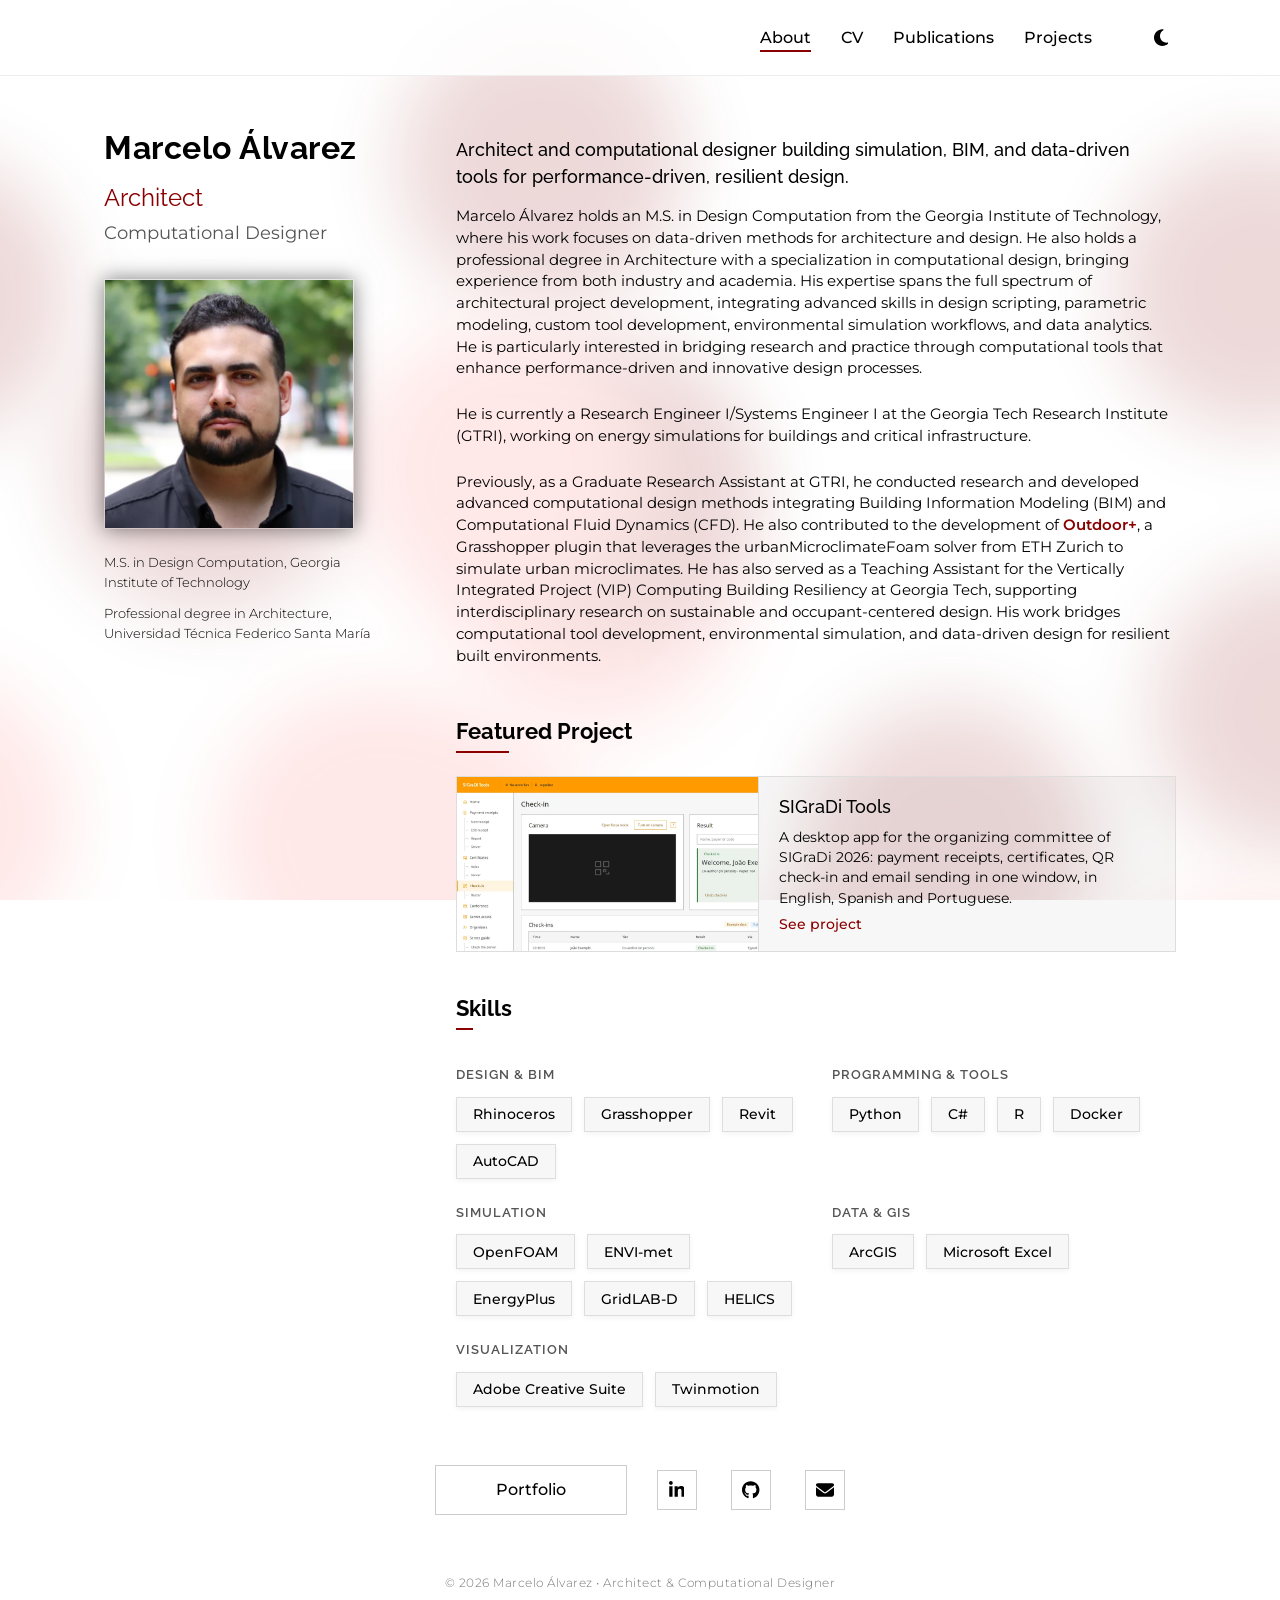
<file: index.html>
<!DOCTYPE html>
<html lang="en">

<head>
    <meta charset="UTF-8">
    <meta name="viewport" content="width=device-width, initial-scale=1.0">
    <title>Marcelo Álvarez | Architect &amp; Computational Designer</title>
    <meta name="description" content="Marcelo Álvarez - Architect & Computational Designer specializing in data-driven methods, urban microclimate CFD, and custom BIM tools. M.S. Design Computation, Georgia Tech.">
    <meta name="author" content="Marcelo Álvarez">
    <meta property="og:title" content="Marcelo Álvarez | Architect & Computational Designer">
    <meta property="og:description" content="M.S. in Design Computation, Georgia Institute of Technology. Research Engineer & Computational Designer.">
    <meta property="og:image" content="https://www.alvarezdm.me/resources/profilepicture2.jpg">
    <meta property="og:type" content="website">
    <link rel="stylesheet"
        href="https://fonts.googleapis.com/css2?family=Montserrat:wght@300;400;500;600&family=Raleway:wght@400;500;600&display=swap">
    <link rel="icon" href="favicon.svg" type="image/svg+xml">
    <link rel="stylesheet" href="styles.css">
    <script>
        try {
            var t = localStorage.getItem('theme') || (matchMedia('(prefers-color-scheme: light)').matches ? 'light' : 'dark');
            document.documentElement.setAttribute('data-theme', t);
        } catch (e) { }
    </script>
    <script src="layout.js"></script>
</head>

<body>
    <script>siteHeader();</script>

    <!-- Main Content -->
    <div class="container">
        <div class="main-content">
            <div class="left-column">
                <div class="profile-info">
                    <h1>Marcelo Álvarez</h1>
                    <h2>Architect</h2>
                    <h4>Computational Designer</h4>
                </div>
                <img src="resources/profilepicture2.webp" width="250" height="250"
                    alt="Portrait of Marcelo Álvarez" class="profile-image">
                <p class="profile-degree">M.S. in Design Computation, Georgia Institute of Technology</p>
                <p class="profile-degree">Professional degree in Architecture, Universidad Técnica Federico Santa
                    María</p>
            </div>
            <div class="right-column">
                <div class="bio">
                    <p class="bio-lead">
                        Architect and computational designer building simulation, BIM, and data-driven tools for
                        performance-driven, resilient design.
                    </p>
                    <p>
                        Marcelo Álvarez holds an M.S. in Design Computation from the Georgia Institute of Technology,
                        where his work
                        focuses on data-driven methods for architecture and design. He also holds a professional degree
                        in
                        Architecture with a specialization in computational design, bringing experience from both
                        industry and academia. His expertise spans the full spectrum of architectural project
                        development, integrating advanced skills in design scripting, parametric modeling, custom tool
                        development, environmental simulation workflows, and data analytics. He is particularly
                        interested in bridging research and practice through computational tools that enhance
                        performance-driven and innovative design processes.
                    </p>
                    <p>
                        He is currently a Research Engineer I/Systems Engineer I at the Georgia Tech Research Institute
                        (GTRI), working on energy simulations for buildings and critical infrastructure.
                    </p>
                    <p>
                        Previously, as a Graduate Research Assistant at GTRI, he conducted research and developed
                        advanced computational design methods integrating Building Information Modeling (BIM) and
                        Computational Fluid Dynamics (CFD). He also contributed to the development of
                        <a href="https://docs.eddy3d.com/outdoorplus/" target="_blank"
                            rel="noopener noreferrer">Outdoor+</a>, a Grasshopper plugin that leverages the
                        urbanMicroclimateFoam solver from ETH Zurich to simulate urban microclimates. He has also served
                        as a Teaching Assistant for the Vertically Integrated Project (VIP) Computing Building
                        Resiliency at Georgia Tech, supporting interdisciplinary research on sustainable and
                        occupant-centered design. His work bridges
                        computational tool development, environmental simulation, and data-driven design for resilient
                        built environments.
                    </p>
                    <h3>Featured Project</h3>
                    <a href="projects.html#sigradi-tools" class="featured-project">
                        <img src="resources/sigradi_tools.webp" width="1200" height="600" decoding="async"
                            loading="lazy" alt="SIGraDi Tools check-in screen" class="featured-project-image">
                        <span class="featured-project-info">
                            <span class="featured-project-title">SIGraDi Tools</span>
                            <span class="featured-project-text">A desktop app for the organizing committee of
                                SIGraDi 2026: payment receipts, certificates, QR check-in and email sending in one
                                window, in English, Spanish and Portuguese.</span>
                            <span class="featured-project-more">See project</span>
                        </span>
                    </a>

                    <h3>Skills</h3>
                    <!-- To add a skill, add one <li class="skill-item"> line to the matching group -->
                    <div class="skill-groups">
                        <div class="skill-group">
                            <h5 class="skill-group-title">Design &amp; BIM</h5>
                            <ul class="skills-list">
                                <li class="skill-item">Rhinoceros</li>
                                <li class="skill-item">Grasshopper</li>
                                <li class="skill-item">Revit</li>
                                <li class="skill-item">AutoCAD</li>
                            </ul>
                        </div>
                        <div class="skill-group">
                            <h5 class="skill-group-title">Programming &amp; Tools</h5>
                            <ul class="skills-list">
                                <li class="skill-item">Python</li>
                                <li class="skill-item">C#</li>
                                <li class="skill-item">R</li>
                                <li class="skill-item">Docker</li>
                            </ul>
                        </div>
                        <div class="skill-group">
                            <h5 class="skill-group-title">Simulation</h5>
                            <ul class="skills-list">
                                <li class="skill-item">OpenFOAM</li>
                                <li class="skill-item">ENVI-met</li>
                                <li class="skill-item">EnergyPlus</li>
                                <li class="skill-item">GridLAB-D</li>
                                <li class="skill-item">HELICS</li>
                            </ul>
                        </div>
                        <div class="skill-group">
                            <h5 class="skill-group-title">Data &amp; GIS</h5>
                            <ul class="skills-list">
                                <li class="skill-item">ArcGIS</li>
                                <li class="skill-item">Microsoft Excel</li>
                            </ul>
                        </div>
                        <div class="skill-group">
                            <h5 class="skill-group-title">Visualization</h5>
                            <ul class="skills-list">
                                <li class="skill-item">Adobe Creative Suite</li>
                                <li class="skill-item">Twinmotion</li>
                            </ul>
                        </div>
                    </div>
                </div>
            </div>
        </div>

        <script>siteFooter();</script>
    </div>

    <script src="theme.js"></script>
</body>

</html>
</file>
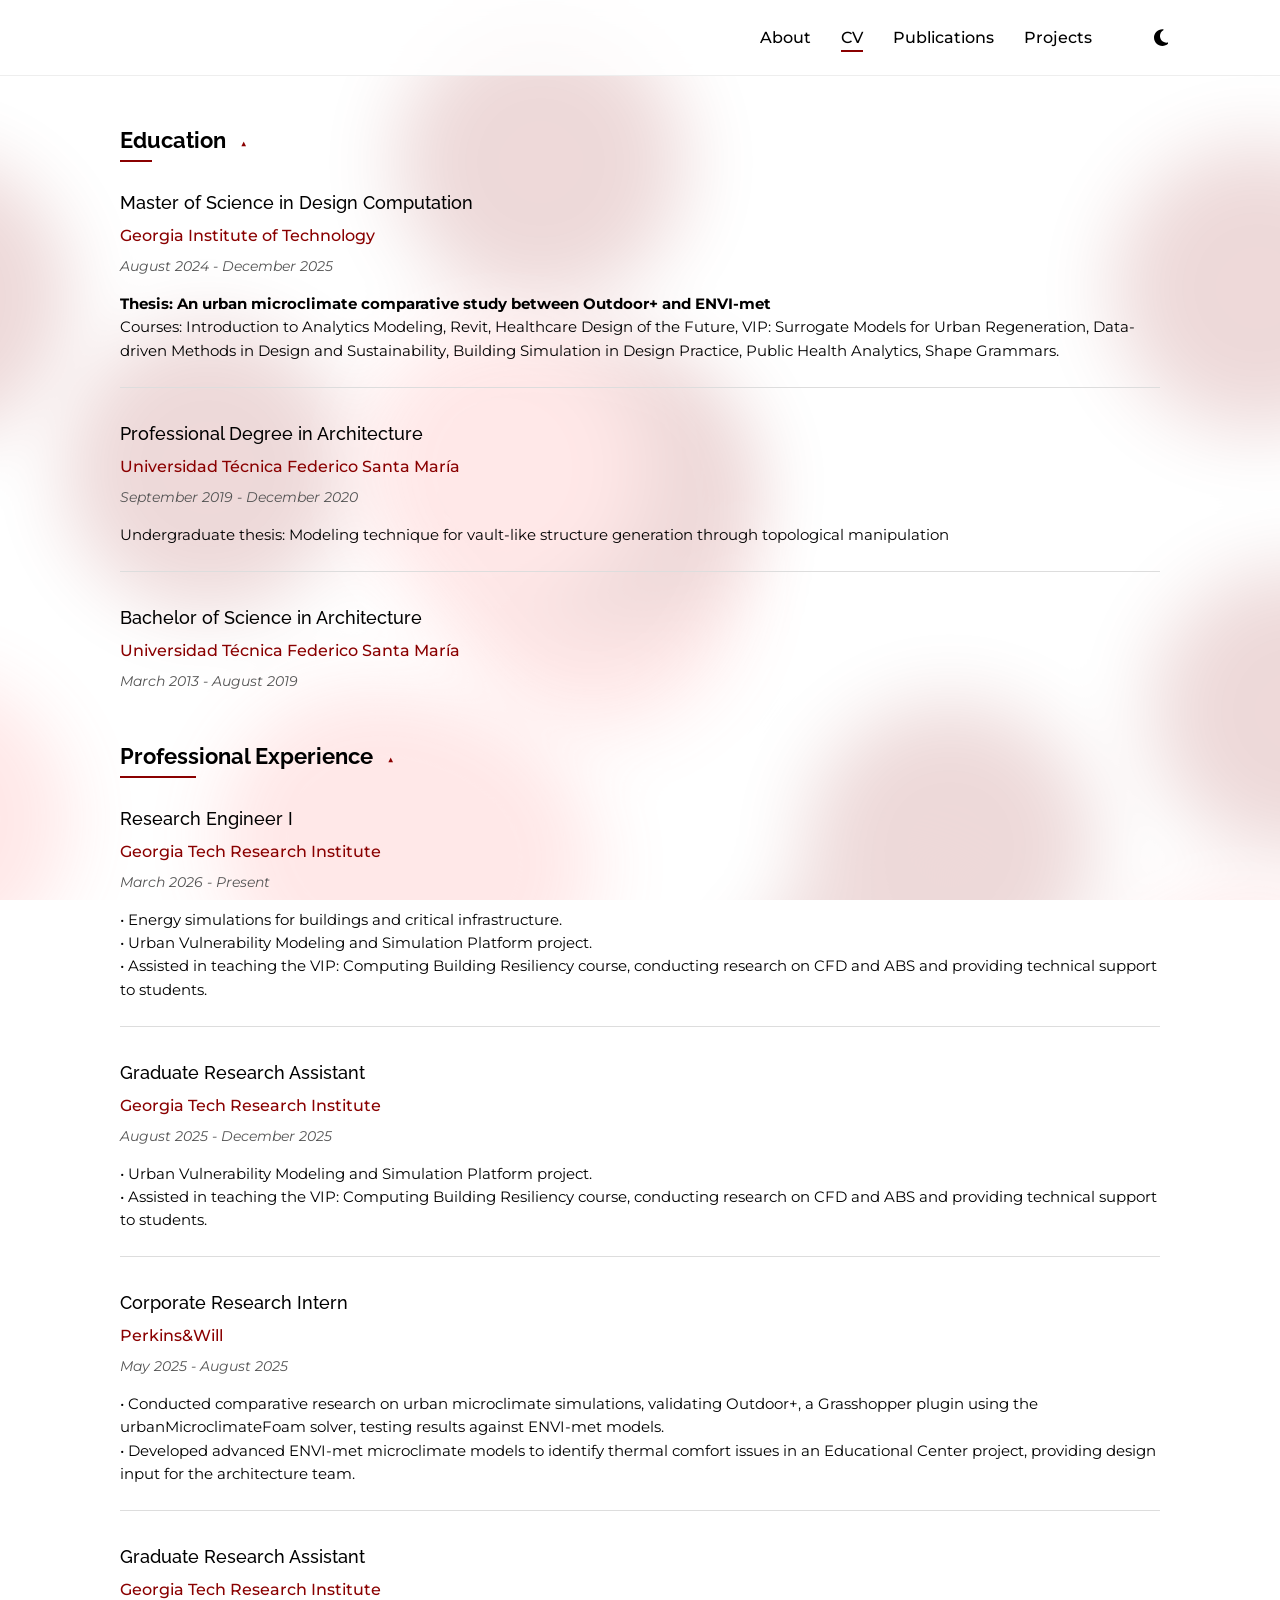
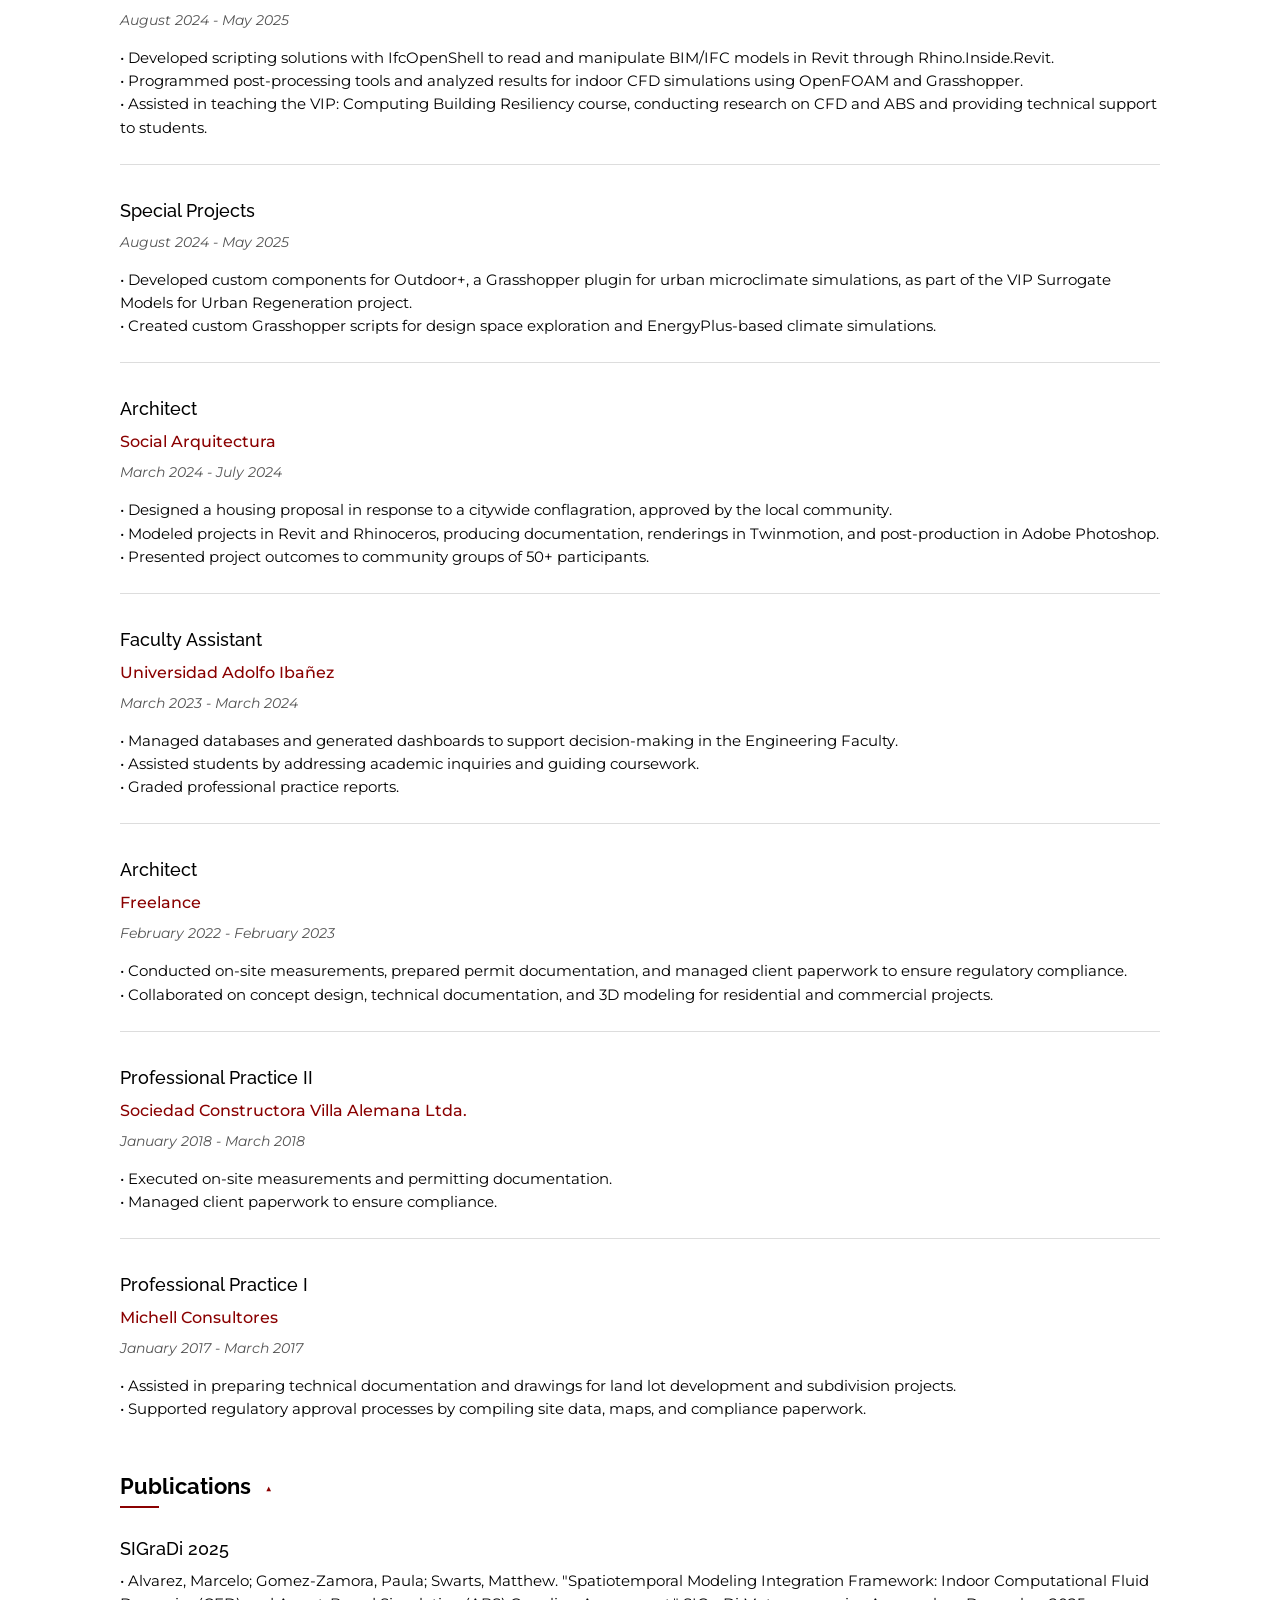
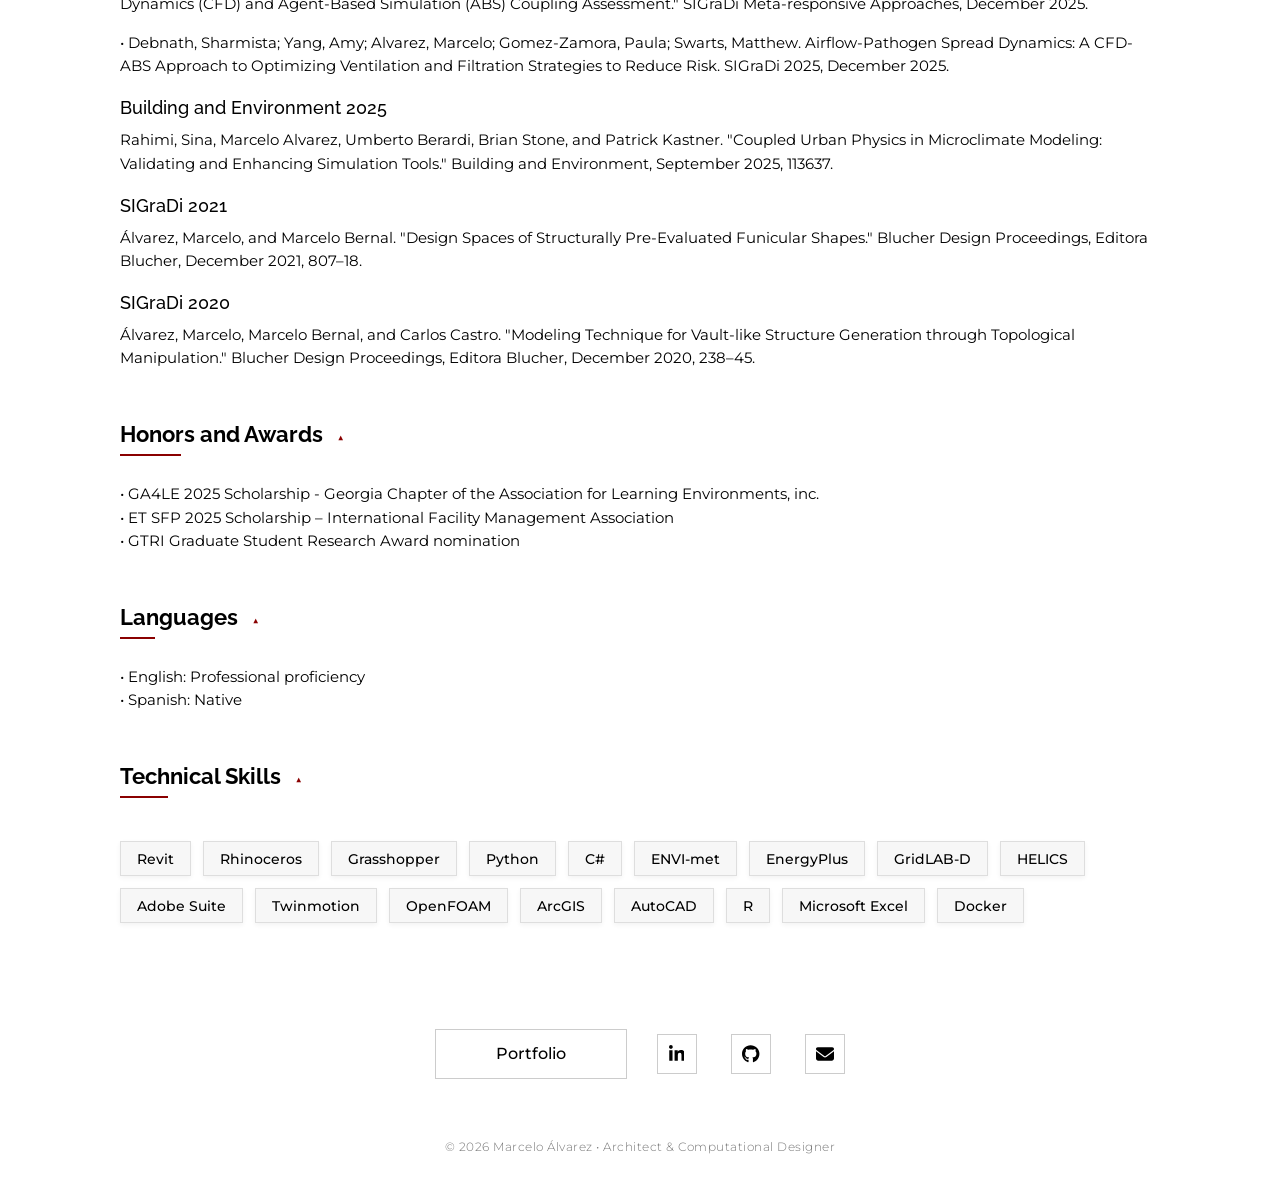
<file: cv.html>
<!DOCTYPE html>
<html lang="en">

<head>
    <meta charset="UTF-8">
    <meta name="viewport" content="width=device-width, initial-scale=1.0">
    <title>CV | Marcelo Álvarez</title>
    <meta name="description" content="Curriculum Vitae of Marcelo Álvarez - Architect & Computational Designer, Research Engineer at GTRI. Education, research experience, publications, and technical skills.">
    <meta name="author" content="Marcelo Álvarez">
    <meta property="og:title" content="CV | Marcelo Álvarez">
    <meta property="og:description" content="Curriculum Vitae of Marcelo Álvarez - Research Engineer & Computational Designer.">
    <meta property="og:type" content="website">
    <link rel="stylesheet"
        href="https://fonts.googleapis.com/css2?family=Montserrat:wght@300;400;500;600&family=Raleway:wght@400;500;600&display=swap">
    <link rel="icon" href="favicon.svg" type="image/svg+xml">
    <link rel="stylesheet" href="styles.css">
    <script>
        try {
            var t = localStorage.getItem('theme') || (matchMedia('(prefers-color-scheme: light)').matches ? 'light' : 'dark');
            document.documentElement.setAttribute('data-theme', t);
        } catch (e) { }
    </script>
    <script src="layout.js"></script>
</head>

<body>
    <script>siteHeader();</script>

    <!-- CV Content -->
    <div class="container">
        <div class="cv-content">
            <!-- Education Section -->
            <details class="section cv-details" open>
                <summary class="cv-summary">
                    <h2 class="section-title">Education</h2>
                </summary>

                <div class="entry">
                    <h3 class="entry-title">Master of Science in Design Computation</h3>
                    <h4 class="entry-subtitle">Georgia Institute of Technology</h4>
                    <div class="entry-date">August 2024 - December 2025</div>
                    <p class="entry-description entry-thesis">Thesis: An urban microclimate comparative
                        study between Outdoor+ and
                        ENVI-met
                    </p>
                    <p class="entry-description">Courses: Introduction to Analytics Modeling, Revit, Healthcare Design
                        of the Future, VIP: Surrogate Models for Urban Regeneration,
                        Data-driven Methods in Design and Sustainability, Building Simulation in Design Practice, Public
                        Health Analytics, Shape Grammars.
                    </p>
                </div>

                <div class="entry">
                    <h3 class="entry-title">Professional Degree in Architecture</h3>
                    <h4 class="entry-subtitle">Universidad Técnica Federico Santa María</h4>
                    <div class="entry-date">September 2019 - December 2020</div>
                    <p class="entry-description">Undergraduate thesis: Modeling technique for vault-like structure
                        generation through topological manipulation</p>
                </div>

                <div class="entry">
                    <h3 class="entry-title">Bachelor of Science in Architecture</h3>
                    <h4 class="entry-subtitle">Universidad Técnica Federico Santa María</h4>
                    <div class="entry-date">March 2013 - August 2019</div>
                </div>
            </details>

            <!-- Experience Section -->
            <details class="section cv-details" open>
                <summary class="cv-summary">
                    <h2 class="section-title">Professional Experience</h2>
                </summary>

                <div class="entry">
                    <h3 class="entry-title">Research Engineer I</h3>
                    <h4 class="entry-subtitle">Georgia Tech Research Institute</h4>
                    <div class="entry-date">March 2026 - Present</div>
                    <p class="entry-description">• Energy simulations for buildings and critical infrastructure.</p>
                    <p class="entry-description">• Urban Vulnerability Modeling and Simulation Platform project.</p>
                    <p class="entry-description">• Assisted in teaching the VIP: Computing Building Resiliency course,
                        conducting research on CFD and ABS and providing technical support to students.</p>
                </div>

                <div class="entry">
                    <h3 class="entry-title">Graduate Research Assistant</h3>
                    <h4 class="entry-subtitle">Georgia Tech Research Institute</h4>
                    <div class="entry-date">August 2025 - December 2025</div>
                    <p class="entry-description">• Urban Vulnerability Modeling and Simulation Platform project.</p>
                    <p class="entry-description">• Assisted in teaching the VIP: Computing Building Resiliency course,
                        conducting research on CFD and ABS and providing technical support to students.</p>
                </div>

                <div class="entry">
                    <h3 class="entry-title">Corporate Research Intern</h3>
                    <h4 class="entry-subtitle">Perkins&Will</h4>
                    <div class="entry-date">May 2025 - August 2025</div>
                    <p class="entry-description">• Conducted comparative research on urban microclimate simulations,
                        validating Outdoor+, a Grasshopper plugin using the urbanMicroclimateFoam solver, testing
                        results against ENVI-met models.</p>
                    <p class="entry-description">• Developed advanced ENVI-met microclimate models to identify thermal
                        comfort issues in an Educational Center project, providing design input for the architecture
                        team.</p>
                </div>

                <div class="entry">
                    <h3 class="entry-title">Graduate Research Assistant</h3>
                    <h4 class="entry-subtitle">Georgia Tech Research Institute</h4>
                    <div class="entry-date">August 2024 - May 2025</div>
                    <p class="entry-description">• Developed scripting solutions with IfcOpenShell to read and
                        manipulate BIM/IFC models in Revit through Rhino.Inside.Revit.</p>
                    <p class="entry-description">• Programmed post-processing tools and analyzed results for indoor CFD
                        simulations using OpenFOAM and Grasshopper.</p>
                    <p class="entry-description">• Assisted in teaching the VIP: Computing Building Resiliency course,
                        conducting research on CFD and ABS and providing technical support to students.</p>
                </div>

                <div class="entry">
                    <h3 class="entry-title">Special Projects</h3>
                    <div class="entry-date">August 2024 - May 2025</div>
                    <p class="entry-description">• Developed custom components for Outdoor+, a Grasshopper plugin for
                        urban microclimate simulations, as part of the VIP Surrogate Models for Urban Regeneration
                        project.</p>
                    <p class="entry-description">• Created custom Grasshopper scripts for design space exploration and
                        EnergyPlus-based climate simulations.</p>
                </div>

                <div class="entry">
                    <h3 class="entry-title">Architect</h3>
                    <h4 class="entry-subtitle">Social Arquitectura</h4>
                    <div class="entry-date">March 2024 - July 2024</div>
                    <p class="entry-description">• Designed a housing proposal in response to a citywide conflagration,
                        approved by the local community.</p>
                    <p class="entry-description">• Modeled projects in Revit and Rhinoceros, producing documentation,
                        renderings in Twinmotion, and post-production in Adobe Photoshop.</p>
                    <p class="entry-description">• Presented project outcomes to community groups of 50+ participants.
                    </p>
                </div>

                <div class="entry">
                    <h3 class="entry-title">Faculty Assistant</h3>
                    <h4 class="entry-subtitle">Universidad Adolfo Ibañez</h4>
                    <div class="entry-date">March 2023 - March 2024</div>
                    <p class="entry-description">• Managed databases and generated dashboards to support decision-making
                        in the Engineering Faculty.</p>
                    <p class="entry-description">• Assisted students by addressing academic inquiries and guiding
                        coursework.</p>
                    <p class="entry-description">• Graded professional practice reports.</p>
                </div>

                <div class="entry">
                    <h3 class="entry-title">Architect</h3>
                    <h4 class="entry-subtitle">Freelance</h4>
                    <div class="entry-date">February 2022 - February 2023</div>
                    <p class="entry-description">• Conducted on-site measurements, prepared permit documentation, and
                        managed client paperwork to ensure regulatory compliance.</p>
                    <p class="entry-description">• Collaborated on concept design, technical documentation, and 3D
                        modeling for residential and commercial projects.</p>
                </div>

                <div class="entry">
                    <h3 class="entry-title">Professional Practice II</h3>
                    <h4 class="entry-subtitle">Sociedad Constructora Villa Alemana Ltda.</h4>
                    <div class="entry-date">January 2018 - March 2018</div>
                    <p class="entry-description">• Executed on-site measurements and permitting documentation.</p>
                    <p class="entry-description">• Managed client paperwork to ensure compliance.</p>
                </div>

                <div class="entry">
                    <h3 class="entry-title">Professional Practice I</h3>
                    <h4 class="entry-subtitle">Michell Consultores</h4>
                    <div class="entry-date">January 2017 - March 2017</div>
                    <p class="entry-description">• Assisted in preparing technical documentation and drawings for land
                        lot development and subdivision projects.</p>
                    <p class="entry-description">• Supported regulatory approval processes by compiling site data, maps,
                        and compliance paperwork.</p>
                </div>
            </details>

            <details class="section cv-details" open>
                <summary class="cv-summary">
                    <h2 class="section-title">Publications</h2>
                </summary>
                <div class="entry">
                    <h3 class="entry-title">SIGraDi 2025</h3>
                    <p class="entry-description entry-citation">• Alvarez, Marcelo; Gomez-Zamora, Paula;
                        Swarts, Matthew. "Spatiotemporal Modeling Integration Framework: Indoor Computational Fluid
                        Dynamics (CFD) and Agent-Based Simulation (ABS) Coupling Assessment." SIGraDi Meta-responsive
                        Approaches, December 2025.
                    </p>
                    <p class="entry-description entry-citation">• Debnath, Sharmista; Yang, Amy; Alvarez,
                        Marcelo; Gomez-Zamora, Paula; Swarts, Matthew. Airflow-Pathogen Spread Dynamics: A CFD-ABS
                        Approach to Optimizing Ventilation and Filtration Strategies to Reduce Risk. SIGraDi 2025,
                        December 2025.</p>

                    <h3 class="entry-title">Building and Environment 2025</h3>
                    <p class="entry-description entry-citation">Rahimi, Sina, Marcelo Alvarez, Umberto
                        Berardi, Brian Stone, and Patrick Kastner. "Coupled Urban Physics in Microclimate Modeling:
                        Validating and Enhancing Simulation Tools." Building and Environment, September 2025, 113637.
                    </p>

                    <h3 class="entry-title">SIGraDi 2021</h3>
                    <p class="entry-description entry-citation">Álvarez, Marcelo, and Marcelo Bernal.
                        "Design Spaces of Structurally Pre-Evaluated Funicular Shapes." Blucher Design Proceedings,
                        Editora Blucher, December 2021, 807–18.</p>

                    <h3 class="entry-title">SIGraDi 2020</h3>
                    <p class="entry-description entry-citation">Álvarez, Marcelo, Marcelo Bernal, and Carlos Castro. "Modeling
                        Technique for Vault-like Structure Generation through Topological Manipulation." Blucher Design
                        Proceedings, Editora Blucher, December 2020, 238–45.</p>
                </div>
            </details>

            <details class="section cv-details" open>
                <summary class="cv-summary">
                    <h2 class="section-title">Honors and Awards</h2>
                </summary>
                <div class="entry">
                    <p class="entry-description">• GA4LE 2025 Scholarship - Georgia Chapter of the Association for
                        Learning Environments, inc.</p>
                    <p class="entry-description">• ET SFP 2025 Scholarship – International Facility Management
                        Association</p>
                    <p class="entry-description">• GTRI Graduate Student Research Award nomination</p>
                </div>
            </details>

            <details class="section cv-details" open>
                <summary class="cv-summary">
                    <h2 class="section-title">Languages</h2>
                </summary>
                <div class="entry">
                    <p class="entry-description">• English: Professional proficiency</p>
                    <p class="entry-description">• Spanish: Native</p>
                </div>
            </details>

            <!-- Skills Section -->
            <details class="section cv-details" open>
                <summary class="cv-summary">
                    <h2 class="section-title">Technical Skills</h2>
                </summary>

                <ul class="skills-list">
                    <li class="skill-item">Revit</li>
                    <li class="skill-item">Rhinoceros</li>
                    <li class="skill-item">Grasshopper</li>
                    <li class="skill-item">Python</li>
                    <li class="skill-item">C#</li>
                    <li class="skill-item">ENVI-met</li>
                    <li class="skill-item">EnergyPlus</li>
                    <li class="skill-item">GridLAB-D</li>
                    <li class="skill-item">HELICS</li>
                    <li class="skill-item">Adobe Suite</li>
                    <li class="skill-item">Twinmotion</li>
                    <li class="skill-item">OpenFOAM</li>
                    <li class="skill-item">ArcGIS</li>
                    <li class="skill-item">AutoCAD</li>
                    <li class="skill-item">R</li>
                    <li class="skill-item">Microsoft Excel</li>
                    <li class="skill-item">Docker</li>
                </ul>
            </details>
        </div>
        <script>siteFooter();</script>
    </div>

    <script src="theme.js"></script>
</body>

</html>
</file>
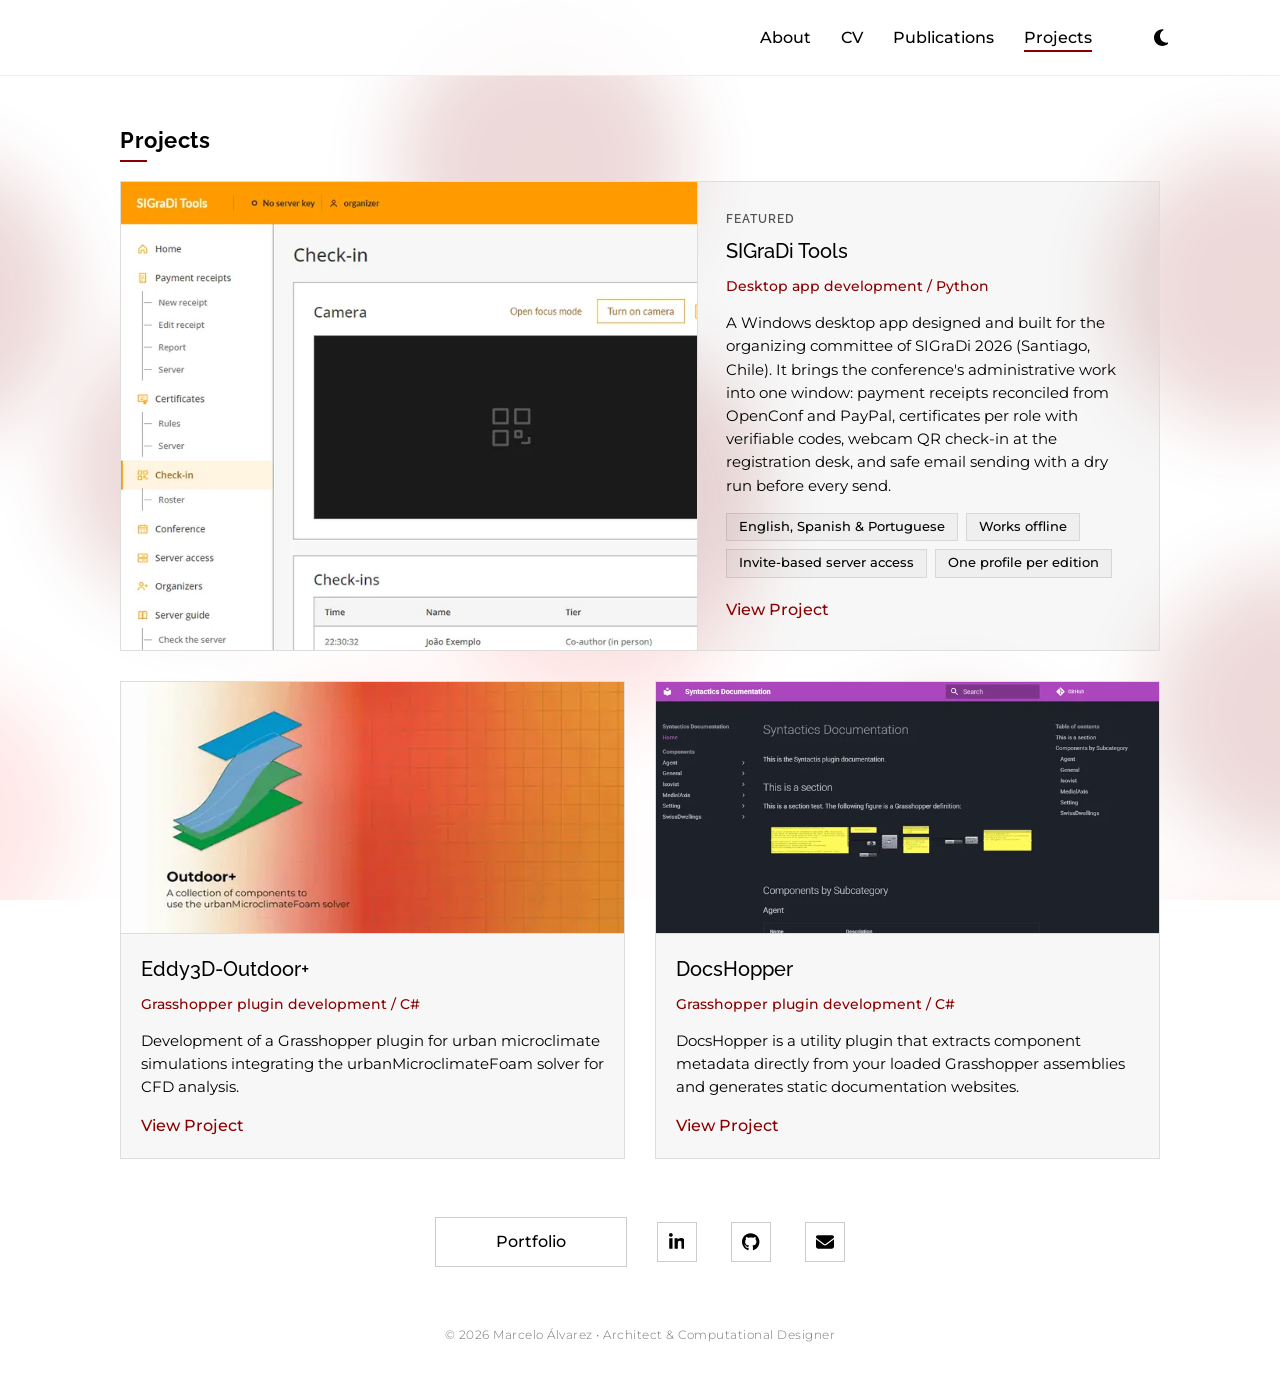
<file: projects.html>
<!DOCTYPE html>
<html lang="en">

<head>
    <meta charset="UTF-8">
    <meta name="viewport" content="width=device-width, initial-scale=1.0">
    <title>Projects | Marcelo Álvarez</title>
    <meta name="description" content="Projects developed by Marcelo Álvarez - SIGraDi Tools, Outdoor+, DocsHopper, and computational design tools for architecture and urban microclimates.">
    <meta name="author" content="Marcelo Álvarez">
    <meta property="og:title" content="Projects | Marcelo Álvarez">
    <meta property="og:description" content="Software and computational design projects by Marcelo Álvarez, including SIGraDi Tools and Grasshopper plugins.">
    <meta property="og:image" content="https://www.alvarezdm.me/resources/sigradi_tools.webp">
    <meta property="og:type" content="website">
    <link rel="stylesheet"
        href="https://fonts.googleapis.com/css2?family=Montserrat:wght@300;400;500;600&family=Raleway:wght@400;500;600&display=swap">
    <link rel="icon" href="favicon.svg" type="image/svg+xml">
    <link rel="stylesheet" href="styles.css">
    <script>
        try {
            var t = localStorage.getItem('theme') || (matchMedia('(prefers-color-scheme: light)').matches ? 'light' : 'dark');
            document.documentElement.setAttribute('data-theme', t);
        } catch (e) { }
    </script>
    <script src="layout.js"></script>
</head>

<body>
    <script>siteHeader();</script>

    <!-- Projects Content -->
    <div class="container">
        <div class="projects-content">
            <h1 class="page-title">Projects</h1>

            <div class="projects-grid">
                <!-- Featured project: spans the full row -->
                <div class="project-card project-card--featured" id="sigradi-tools">
                    <img src="resources/sigradi_tools.webp" width="1200" height="600" decoding="async"
                        alt="SIGraDi Tools check-in screen welcoming an attendee after a QR scan" class="project-image">
                    <div class="project-info">
                        <p class="project-badge">Featured</p>
                        <h2 class="project-title">SIGraDi Tools</h2>
                        <p class="project-category">Desktop app development / Python</p>
                        <p class="project-description">
                            A Windows desktop app designed and built for the organizing committee of SIGraDi 2026
                            (Santiago, Chile). It brings the conference's administrative work into one window:
                            payment receipts reconciled from OpenConf and PayPal, certificates per role with
                            verifiable codes, webcam QR check-in at the registration desk, and safe email sending
                            with a dry run before every send.
                        </p>
                        <ul class="project-tags">
                            <li>English, Spanish &amp; Portuguese</li>
                            <li>Works offline</li>
                            <li>Invite-based server access</li>
                            <li>One profile per edition</li>
                        </ul>
                        <a href="https://github.com/alvarezdmarch/sigradi-tools-releases" target="_blank" rel="noopener noreferrer" class="project-link">View Project</a>
                    </div>
                </div>

                <!-- Project 1 -->
                <div class="project-card">
                    <img src="resources/umcf.webp" width="600" height="300" decoding="async"
                        alt="Animated Outdoor+ urban microclimate simulation" class="project-image">
                    <div class="project-info">
                        <h2 class="project-title">Eddy3D-Outdoor+</h2>
                        <p class="project-category">Grasshopper plugin development / C#</p>
                        <p class="project-description">
                            Development of a Grasshopper plugin for urban microclimate simulations
                            integrating the urbanMicroclimateFoam solver for CFD analysis.
                        </p>
                        <a href="https://docs.eddy3d.com/outdoorplus/" target="_blank" rel="noopener noreferrer" class="project-link">View Project</a>
                    </div>
                </div>

                <!-- Project 2 -->
                <div class="project-card">
                    <img src="resources/docshopper_scr_2.webp" width="800" height="519" decoding="async"
                        alt="Documentation website generated by DocsHopper" class="project-image">
                    <div class="project-info">
                        <h2 class="project-title">DocsHopper</h2>
                        <p class="project-category">Grasshopper plugin development / C#</p>
                        <p class="project-description">
                            DocsHopper is a utility plugin that extracts component metadata directly from your
                            loaded Grasshopper assemblies and generates static documentation websites.
                        </p>
                        <a href="https://github.com/alvarezdmarch/DocsHopper" target="_blank" rel="noopener noreferrer" class="project-link">View Project</a>
                    </div>
                </div>
            </div>
        </div>

        <script>siteFooter();</script>
    </div>

    <script src="theme.js"></script>
</body>

</html>
</file>
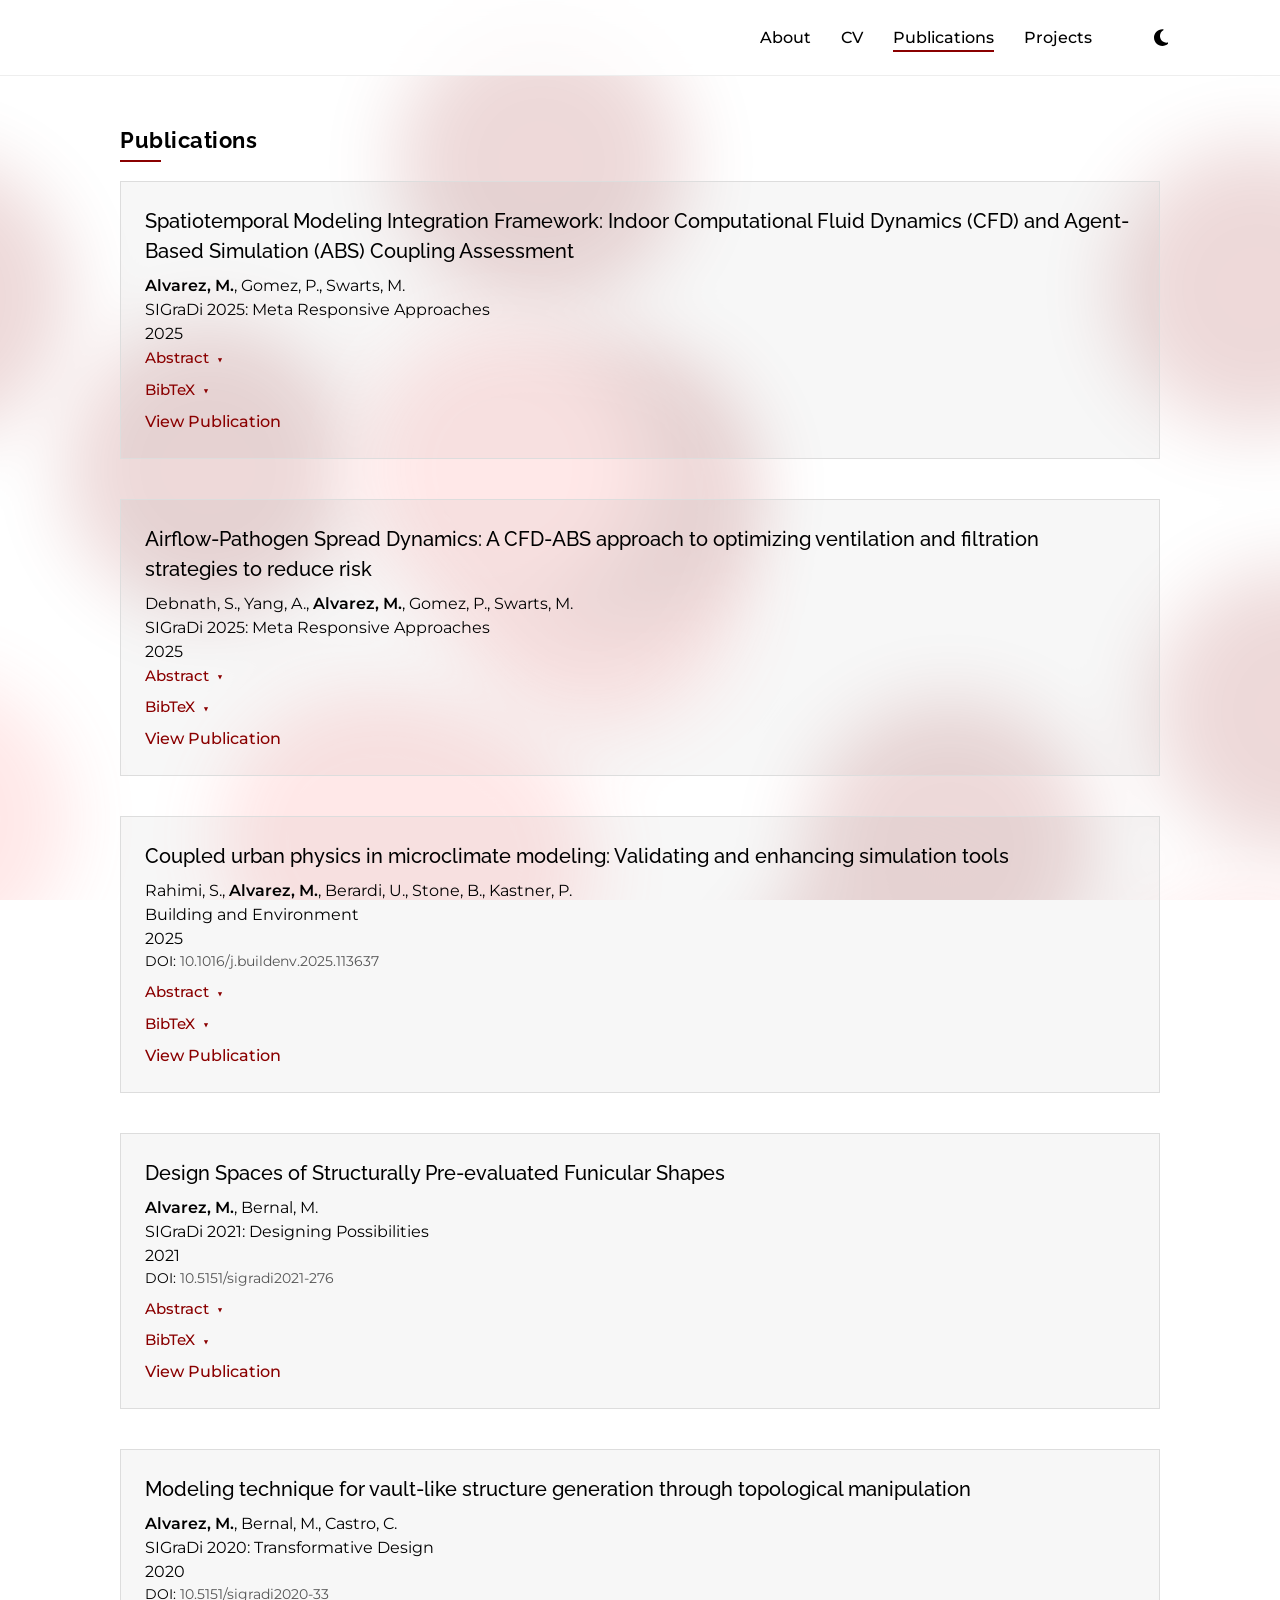
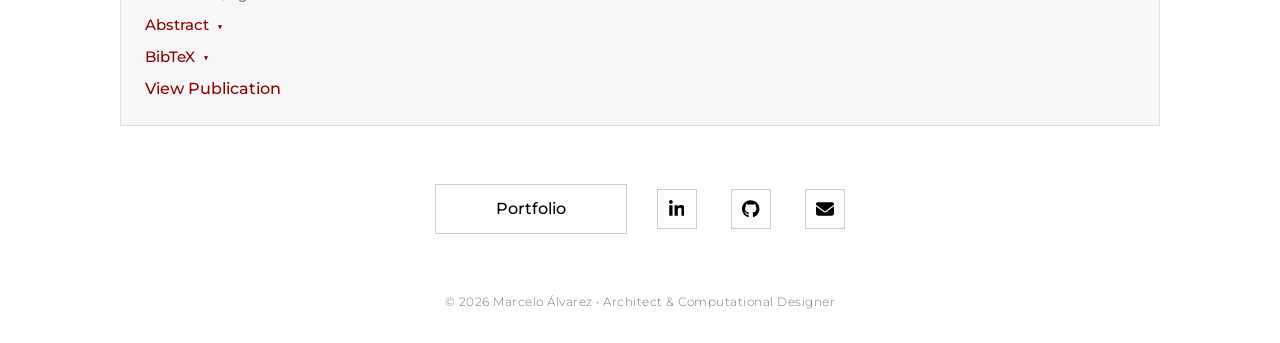
<file: publications.html>
<!DOCTYPE html>
<html lang="en">

<head>
    <meta charset="UTF-8">
    <meta name="viewport" content="width=device-width, initial-scale=1.0">
    <title>Publications | Marcelo Álvarez</title>
    <meta name="description" content="Research publications by Marcelo Álvarez on indoor CFD-ABS coupling, urban microclimate physics validation, funicular shape pre-evaluation, and generative vault modeling.">
    <meta name="author" content="Marcelo Álvarez">
    <meta property="og:title" content="Publications | Marcelo Álvarez">
    <meta property="og:description" content="Research publications in urban microclimate modeling and computational design by Marcelo Álvarez.">
    <meta property="og:type" content="website">
    <link rel="stylesheet"
        href="https://fonts.googleapis.com/css2?family=Montserrat:wght@300;400;500;600&family=Raleway:wght@400;500;600&display=swap">
    <link rel="icon" href="favicon.svg" type="image/svg+xml">
    <link rel="stylesheet" href="styles.css">
    <script>
        try {
            var t = localStorage.getItem('theme') || (matchMedia('(prefers-color-scheme: light)').matches ? 'light' : 'dark');
            document.documentElement.setAttribute('data-theme', t);
        } catch (e) { }
    </script>
    <script src="layout.js"></script>
</head>

<body>
    <script>siteHeader();</script>

    <!-- Publications Content -->
    <div class="container">
        <div class="publications-content">
            <h1 class="page-title">Publications</h1>

            <ul class="publication-list">

                <!-- Publication 1.1 -->
                <li class="publication-item">
                    <h2 class="publication-title">Spatiotemporal Modeling Integration Framework: Indoor Computational
                        Fluid Dynamics (CFD) and Agent-Based Simulation (ABS) Coupling Assessment</h2>
                    <p class="publication-authors"><strong>Alvarez, M.</strong>, Gomez, P., Swarts, M.</p>
                    <p class="publication-journal">SIGraDi 2025: Meta Responsive Approaches</p>
                    <p class="publication-year">2025</p>
                    <details class="publication-details">
                        <summary class="publication-summary">Abstract</summary>
                        <p class="publication-abstract">
                            To advance the understanding of airborne disease transmission in indoor environments,
                            researchers have developed models that independently employ well-established Computational
                            Fluid
                            Dynamics (CFD)
                            and Agent-Based Simulation (ABS). CFD models capture the dispersion of airborne particles
                            and
                            the influence of
                            ventilation and airflow patterns, while ABS frameworks can be implemented to simulate
                            individual
                            human behaviors,
                            movement, and interactions within a given scenario. Although typically applied
                            independently,
                            both approaches offer critical insights into the probabilistic assessment of transmission,
                            each
                            representing a unique
                            spread dynamics modality: airborne transmission (smaller particles floating in the air) and
                            direct transmission (particles attached to droplets),
                            respectively. A fully coupled CFD-ABS modeling framework would better address challenges
                            such as
                            a more realistic,
                            high-resolution spatiotemporal models, which are critical for more accurate modeling of
                            airborne
                            and direct disease transmission,
                            which in turn requires a high computational cost and timeframe desynchronization, for
                            real-time
                            feedback in architectural design.
                            Our research provides a two-tiered review of the state-of-the-art at the intersection of CFD
                            and
                            ABS modeling frameworks,
                            with a particular focus on implementation strategies and reported outcomes. The analysis is
                            synthesized in a comparative table
                            that systematically evaluates nineteen studies across a set of parameters, including the
                            CFD-ABS
                            integration platform,
                            software architecture, integration schema, field of application, simulation domain scale,
                            temporal resolution, metrics, and key findings.
                            The conclusion suggests the next steps to advance this area.
                        </p>
                    </details>
                    <details class="publication-details">
                        <summary class="publication-summary">BibTeX</summary>
                        <pre class="publication-bibtex">@inproceedings{alvarez2025spatiotemporal,
  title     = {Spatiotemporal Modeling Integration Framework: Indoor Computational Fluid Dynamics (CFD) and Agent-Based Simulation (ABS) Coupling Assessment},
  author    = {Alvarez, Marcelo and Gomez-Zamora, Paula and Swarts, Matthew},
  booktitle = {SIGraDi 2025: Meta Responsive Approaches},
  year      = {2025}
}</pre>
                    </details>
                    <a href="https://papers.cumincad.org/cgi-bin/works/paper/sigradi2025_234"
                        target="_blank" rel="noopener noreferrer" class="publication-link">View Publication</a>
                </li>

                <!-- Publication 1.2 -->
                <li class="publication-item">
                    <h2 class="publication-title">Airflow-Pathogen Spread Dynamics: A CFD-ABS approach to optimizing
                        ventilation and filtration
                        strategies to reduce risk</h2>
                    <p class="publication-authors">Debnath, S., Yang, A., <strong>Alvarez, M.</strong>, Gomez, P., Swarts, M.</p>
                    <p class="publication-journal">SIGraDi 2025: Meta Responsive Approaches</p>
                    <p class="publication-year">2025</p>
                    <details class="publication-details">
                        <summary class="publication-summary">Abstract</summary>
                        <p class="publication-abstract">
                            Building ventilation systems are crucial in airborne transmission, yet current standards
                            (ASHRAE) while meeting indoor
                            air quality (IAQ) requirements, fall short in high-intensity environments like gyms due to
                            high occupancy, prolonged
                            interactions, and elevated respiratory rates. This study examines airborne pathogen risks
                            using a Cardiopulmonary
                            Rehabilitation Gym, addressing the aerosol dispersion from equipment induced forced
                            convection and occupant thermal
                            plumes as well as the effectiveness of transitioning from MERV-13 filtration system. An
                            integrated framework synthesizes
                            computational fluid dynamics (CFD) and agent-based simulation (ABS) to examine ventilation
                            strategies (mixing vs.
                            displacement) and MERV-13 filtration efficiency for reducing pathogen exposure. The CFD
                            model simulates equipment
                            and thermal induced airflow, incorporating HVAC boundary conditions including air change
                            rates, stratification and
                            filtration. Simulations, validated using Wells-Riley model and contaminant removal
                            effectiveness (CRE), will indicate
                            induced convection increases horizontal pathogen dissemination by 50%. While MERV-13
                            filtration significantly reduces
                            concentration despite superspreader impact.
                        </p>
                    </details>
                    <details class="publication-details">
                        <summary class="publication-summary">BibTeX</summary>
                        <pre class="publication-bibtex">@inproceedings{debnath2025airflow,
  title     = {Airflow-Pathogen Spread Dynamics: A CFD-ABS Approach to Optimizing Ventilation and Filtration Strategies to Reduce Risk},
  author    = {Debnath, Sharmista and Yang, Amy and Alvarez, Marcelo and Gomez-Zamora, Paula and Swarts, Matthew},
  booktitle = {SIGraDi 2025: Meta Responsive Approaches},
  year      = {2025}
}</pre>
                    </details>
                    <a href="https://papers.cumincad.org/cgi-bin/works/paper/sigradi2025_284"
                        target="_blank" rel="noopener noreferrer" class="publication-link">View Publication</a>
                </li>

                <!-- Publication 2 -->
                <li class="publication-item">
                    <h2 class="publication-title">Coupled urban physics in microclimate modeling: Validating and
                        enhancing simulation tools</h2>
                    <p class="publication-authors">Rahimi, S., <strong>Alvarez, M.</strong>, Berardi, U., Stone, B., Kastner, P.</p>
                    <p class="publication-journal">Building and Environment</p>
                    <p class="publication-year">2025</p>
                    <p class="publication-doi">DOI: <a href="https://doi.org/10.1016/j.buildenv.2025.113637" target="_blank"
                            rel="noopener noreferrer">10.1016/j.buildenv.2025.113637</a></p>
                    <details class="publication-details">
                        <summary class="publication-summary">Abstract</summary>
                        <p class="publication-abstract">
                            Significant advances in microclimate modeling tools range from no coupling to fully coupled
                            urban physics, requiring a tradeoff
                            between simulation speed and accuracy. This study was conducted to validate the
                            urbanMicroclimateFoam solver for accuracy,
                            as a key step toward improving its reliability for urban microclimate modeling. A detailed
                            3D
                            model was created, and transient
                            simulations were performed and compared against weather station data from Georgia Tech’s
                            campus.
                            The solver includes heat, air,
                            moisture (HAM), radiation (RAD), and vegetation (VEG) physics, and its performance was
                            evaluated
                            in terms of temperature, humidity,
                            and thermal comfort. Results show strong agreement with measured data, achieving a
                            temperature
                            RMSE as low as 1.03 °C and a humidity
                            RMSE of 4.78 % at the best performing location. Simulations also captured diurnal WBGT
                            trends
                            and vegetation driven cooling up to
                            2.1 °C. The findings highlight the value of fully coupled CFD models for understanding the
                            urban
                            heat island effect and designing
                            more sustainable, climate resilient cities.
                        </p>
                    </details>
                    <details class="publication-details">
                        <summary class="publication-summary">BibTeX</summary>
                        <pre class="publication-bibtex">@article{rahimi2025coupled,
  title     = {Coupled urban physics in microclimate modeling: Validating and enhancing simulation tools},
  author    = {Rahimi, Sina and Alvarez, Marcelo and Berardi, Umberto and Stone, Brian and Kastner, Patrick},
  journal   = {Building and Environment},
  volume    = {285},
  pages     = {113637},
  year      = {2025},
  publisher = {Elsevier},
  doi       = {10.1016/j.buildenv.2025.113637}
}</pre>
                    </details>
                    <a href="https://www.sciencedirect.com/science/article/pii/S0360132325011084"
                        target="_blank" rel="noopener noreferrer" class="publication-link">View Publication</a>
                </li>

                <!-- Publication 3 -->
                <li class="publication-item">
                    <h2 class="publication-title">Design Spaces of Structurally Pre-evaluated Funicular Shapes</h2>
                    <p class="publication-authors"><strong>Alvarez, M.</strong>, Bernal, M.</p>
                    <p class="publication-journal">SIGraDi 2021: Designing Possibilities</p>
                    <p class="publication-year">2021</p>
                    <p class="publication-doi">DOI: <a href="https://doi.org/10.5151/sigradi2021-276" target="_blank"
                            rel="noopener noreferrer">10.5151/sigradi2021-276</a></p>
                    <details class="publication-details">
                        <summary class="publication-summary">Abstract</summary>
                        <p class="publication-abstract">
                            In this paper, we develop a structural pre-evaluation and optimization
                            technique for vault-like shapes. This implementation focuses on exploring design spaces
                            in early design stages. The proposed technique approaches the problem of reducing the
                            flexibility of the design space while advancing to later design stages for vault-like
                            shapes.
                            We start with a custom design space based on design intent. Then, we define a sampling
                            strategy to generate design alternatives. Those instances are evaluated through structural
                            analysis. As a result, we map a design space of structurally valid shapes and show a set
                            of geometric features that improve the structural performance of the shapes. This study
                            contributes to a larger research stream working on the integration of performance aware
                            modeling during the early design stages.
                        </p>
                    </details>
                    <details class="publication-details">
                        <summary class="publication-summary">BibTeX</summary>
                        <pre class="publication-bibtex">@inproceedings{alvarez2021design,
  title     = {Design Spaces of Structurally Pre-evaluated Funicular Shapes},
  author    = {{'A}lvarez, Marcelo and Bernal, Marcelo},
  booktitle = {Blucher Design Proceedings (SIGraDi 2021)},
  pages     = {807--818},
  year      = {2021},
  publisher = {Editora Blucher},
  doi       = {10.5151/sigradi2021-276}
}</pre>
                    </details>
                    <a href="https://papers.cumincad.org/cgi-bin/works/paper/sigradi2021_64"
                        target="_blank" rel="noopener noreferrer" class="publication-link">View Publication</a>
                </li>

                <!-- Publication 4 -->
                <li class="publication-item">
                    <h2 class="publication-title">Modeling technique for vault-like structure generation through
                        topological manipulation</h2>
                    <p class="publication-authors"><strong>Alvarez, M.</strong>, Bernal, M., Castro, C.</p>
                    <p class="publication-journal">SIGraDi 2020: Transformative Design</p>
                    <p class="publication-year">2020</p>
                    <p class="publication-doi">DOI: <a href="https://doi.org/10.5151/sigradi2020-33" target="_blank"
                            rel="noopener noreferrer">10.5151/sigradi2020-33</a></p>
                    <details class="publication-details">
                        <summary class="publication-summary">Abstract</summary>
                        <p class="publication-abstract">
                            This study is based on the development of a modeling technique for vault-like structure
                            generation through topological manipulation. Currently, topology-driven form-finding has
                            been implemented in tensile structures, but no further studies have been conducted for
                            compression-only structures. The focus of this study is to approach the problem of highly
                            determined vault shapes by their input topology. The technique operates at the topological
                            level between vertices and edges to create an input 2D topology map. The particle-spring
                            system uses such a map to simulate the resulting 3D mesh geometry. For testing purposes,
                            we explore three generative approaches. The results show the effectiveness of the
                            technique to manipulate the topological relationships that controls the generation of the
                            funicular structures.
                        </p>
                    </details>
                    <details class="publication-details">
                        <summary class="publication-summary">BibTeX</summary>
                        <pre class="publication-bibtex">@inproceedings{alvarez2020modeling,
  title     = {Modeling technique for vault-like structure generation through topological manipulation},
  author    = {{\'A}lvarez, Marcelo and Bernal, Marcelo and Castro, Carlos},
  booktitle = {Blucher Design Proceedings (SIGraDi 2020)},
  pages     = {238--245},
  year      = {2020},
  publisher = {Editora Blucher},
  doi       = {10.5151/sigradi2020-33}
}</pre>
                    </details>
                    <a href="https://doi.org/10.5151/sigradi2020-33"
                        target="_blank" rel="noopener noreferrer" class="publication-link">View Publication</a>
                </li>

            </ul>
        </div>

        <script>siteFooter();</script>
    </div>

    <script src="theme.js"></script>
</body>

</html>
</file>
<file: styles.css>
:root {
    --bg-color: #050505;
    --nav-bg: rgba(5, 5, 5, 0.85);
    --text-color: #e0e0e0;
    --text-muted: #b0b0b0;
    --accent-color: #6d0000;
    --accent-text: #e04848;
    /* Brighter red for text on the dark background */
    --border-color: #222;
    --hover-bg: rgba(255, 255, 255, 0.05);
    --card-bg: rgba(255, 255, 255, 0.03);
    --card-border: rgba(255, 255, 255, 0.05);
    --nav-border: #222;
    --active-color: #ffffff;
    --social-border: #333;
    --social-hover-bg: rgba(201, 1, 1, 0.1);
}

html[data-theme="light"] {
    --bg-color: #ffffff;
    --nav-bg: rgba(255, 255, 255, 0.85);
    --text-color: #000000;
    --text-muted: #555555;
    --accent-color: #8a0000;
    --accent-text: #8a0000;
    /* Slightly darker red for light mode contrast */
    --border-color: #ddd;
    --hover-bg: rgba(0, 0, 0, 0.05);
    --card-bg: rgba(0, 0, 0, 0.03);
    --card-border: rgba(0, 0, 0, 0.1);
    --nav-border: #eee;
    --active-color: #000000;
    --social-border: #ccc;
    --social-hover-bg: rgba(138, 0, 0, 0.1);
}

* {
    margin: 0;
    padding: 0;
    box-sizing: border-box;
}

html {
    overflow-y: scroll;
    /* Force scrollbar to prevent layout shift */
    background-color: var(--bg-color);
}

/* Custom Scrollbar */
::-webkit-scrollbar {
    width: 8px;
}

::-webkit-scrollbar-track {
    background: var(--bg-color);
}

::-webkit-scrollbar-thumb {
    background: var(--border-color);
    border-radius: 4px;
}

::-webkit-scrollbar-thumb:hover {
    background: var(--accent-color);
}

body {
    line-height: 1.5;
    color: var(--text-color);
    background-color: transparent;
    font-family: 'Montserrat', sans-serif;
    position: relative;
    overflow-x: clip;
    transition: background-color 0.3s ease, color 0.3s ease;
}

.background-container {
    position: fixed;
    top: 0;
    left: 0;
    width: 100%;
    height: 100%;
    z-index: -1;
    background-color: transparent;
    transition: background-color 0.3s ease;
}

.container {
    margin: 0 auto;
    padding: 0 4rem;
    max-width: 75rem;
    animation: pageFadeIn 0.5s ease-out forwards;
}

@keyframes pageFadeIn {
    from {
        opacity: 0;
        transform: translateY(8px);
    }
    to {
        opacity: 1;
        transform: translateY(0);
    }
}

/* Navigation */
nav {
    padding: 20px 0;
    border-bottom: 1px solid var(--nav-border);
    position: sticky;
    top: 0;
    z-index: 1000;
    background-color: var(--nav-bg);
    backdrop-filter: blur(12px);
    -webkit-backdrop-filter: blur(12px);
    transition: background-color 0.3s ease, border-color 0.3s ease;
}

.nav-container {
    display: flex;
    justify-content: flex-end;
    /* Right-aligned navigation */
    align-items: center;
}

.menu-toggle {
    display: none;
    background: none;
    border: none;
    color: var(--text-color);
    font-size: 1.5rem;
    cursor: pointer;
    padding: 0.5rem;
    transition: color 0.3s ease;
}

.menu-toggle:hover {
    color: var(--accent-text);
}

.nav-links {
    display: flex;
    list-style: none;
    gap: 30px;
    align-items: center;
}

.nav-links a {
    text-decoration: none;
    color: var(--text-color);
    font-size: 16px;
    font-weight: 500;
    transition: all 0.3s ease;
    position: relative;
    padding: 5px 0;
}

.nav-links a:after {
    content: '';
    position: absolute;
    width: 0;
    height: 2px;
    bottom: 0;
    left: 0;
    background-color: var(--accent-color);
    transition: width 0.3s ease;
}

.nav-links a:hover,
.nav-links a.active {
    color: var(--active-color);
}

.nav-links a:hover:after,
.nav-links a.active:after {
    width: 100%;
}

/* Theme Toggle Button */
.theme-toggle {
    background: none;
    border: none;
    color: var(--text-color);
    cursor: pointer;
    font-size: 1.2rem;
    padding: 0.5rem;
    margin-left: 1.5rem;
    transition: color 0.3s ease;
    display: flex;
    align-items: center;
    justify-content: center;
}

.theme-toggle:hover {
    color: var(--accent-text);
}

/* Inline SVG icons */
.icon {
    width: auto;
    height: 1em;
    fill: currentColor;
    position: relative;
}

.theme-toggle .icon-moon,
.menu-toggle .icon-close,
html[data-theme="light"] .theme-toggle .icon-sun,
.menu-toggle[aria-expanded="true"] .icon-open {
    display: none;
}

html[data-theme="light"] .theme-toggle .icon-moon,
.menu-toggle[aria-expanded="true"] .icon-close {
    display: block;
}

/* Main Content */
.main-content {
    display: flex;
    align-items: flex-start;
    justify-content: center;
    padding: 3rem 0;
    gap: 5rem;
}

.left-column {
    display: flex;
    flex-direction: column;
    align-items: flex-start;
    max-width: 20rem;
}

.profile-info {
    text-align: left;
    margin-bottom: 2rem;
}

.profile-info h1 {
    font-family: 'Raleway', sans-serif;
    font-size: 32px;
    margin-bottom: 0.5rem;
    color: var(--active-color);
    align-items: left;
    letter-spacing: 0.5px;
}

.profile-info h2 {
    font-family: 'Raleway', sans-serif;
    font-size: 24px;
    font-weight: 400;
    color: var(--accent-text);
    margin-bottom: 0.25rem;
}

.profile-info h4 {
    font-family: 'Montserrat', sans-serif;
    font-size: 18px;
    font-weight: 400;
    color: var(--text-muted);
}

.profile-image {
    width: 250px;
    height: 250px;
    object-fit: cover;
    padding-left: 0rem;
    transition: all 0.5s ease;
    box-shadow: 0 0 20px rgba(0, 0, 0, 0.5);
    border: 1px solid var(--card-border);
}

.profile-image:hover {
    box-shadow: 0 0 30px rgba(109, 0, 0, 0.2);
    transform: scale(1.02);
    border-color: rgba(109, 0, 0, 0.3);
}

.right-column {
    max-width: 45rem;
}

.bio p {
    font-size: 14.5px;
    line-height: 1.5;
    margin-bottom: 1.5rem;
    margin-top: 0.75rem;
}

.bio h3 {
    font-family: 'Raleway', sans-serif;
    font-size: 22px;
    color: var(--active-color);
    margin-top: 1.5rem;
    margin-bottom: 1rem;
    position: relative;
    display: inline-block;
}

.bio h3:after {
    content: '';
    position: absolute;
    width: 30%;
    height: 2px;
    bottom: -5px;
    left: 0;
    background-color: var(--accent-color);
}

.bio a {
    color: var(--accent-text);
    font-weight: 600;
    text-decoration: none;
    transition: all 0.2s ease;
}

.bio a:hover {
    color: var(--active-color);
}

.bio .bio-lead {
    font-family: 'Raleway', sans-serif;
    font-size: 18px;
    font-weight: 500;
    color: var(--active-color);
    margin-bottom: 1rem;
}

/* Featured project (home page) */
.bio a.featured-project {
    display: flex;
    margin-top: 0.75rem;
    margin-bottom: 1rem;
    border: 1px solid var(--border-color);
    background-color: var(--card-bg);
    color: var(--text-color);
    font-weight: 400;
    overflow: hidden;
    transition: all 0.3s ease;
}

.bio a.featured-project:hover {
    color: var(--text-color);
    border-color: var(--accent-color);
    transform: translateY(-3px);
    box-shadow: 0 10px 25px rgba(109, 0, 0, 0.12);
}

.featured-project-image {
    display: block;
    width: 42%;
    flex-shrink: 0;
    height: auto;
    aspect-ratio: 2 / 1;
    align-self: stretch;
    object-fit: cover;
    object-position: top left;
    border-right: 1px solid var(--border-color);
}

.featured-project-info {
    display: flex;
    flex-direction: column;
    gap: 0.4rem;
    padding: 1rem 1.25rem;
}

.featured-project-title {
    font-family: 'Raleway', sans-serif;
    font-size: 18px;
    font-weight: 500;
    color: var(--active-color);
}

.featured-project-text {
    font-size: 13.5px;
    line-height: 1.5;
}

.featured-project-more {
    margin-top: auto;
    font-size: 14px;
    font-weight: 500;
    color: var(--accent-text);
    transition: color 0.3s ease;
}

.bio a.featured-project:hover .featured-project-more {
    color: var(--active-color);
}

.profile-degree {
    font-weight: 300;
    font-size: small;
    padding-top: 0.75rem;
}

.profile-image + .profile-degree {
    padding-top: 1.5rem;
}

/* Skills */
.skill-groups {
    display: grid;
    grid-template-columns: repeat(auto-fit, minmax(16rem, 1fr));
    gap: 1.5rem 2rem;
    padding-top: 1.5rem;
}

.skill-group-title {
    font-family: 'Raleway', sans-serif;
    font-size: 13px;
    font-weight: 600;
    letter-spacing: 1px;
    text-transform: uppercase;
    color: var(--text-muted);
    margin-bottom: 0.75rem;
}

.skills-list {
    display: flex;
    flex-wrap: wrap;
    gap: 0.75rem;
    list-style: none;
}

.skill-item {
    background: var(--card-bg);
    border: 1px solid var(--card-border);
    color: var(--text-color);
    padding: 0.4rem 1rem;
    border-radius: 0;
    font-size: 13.5px;
    font-weight: 500;
    transition: all 0.3s ease;
    cursor: default;
    box-shadow: 0 2px 5px rgba(0, 0, 0, 0.05);
}

.skill-item:hover {
    border-color: var(--accent-color);
    color: var(--active-color);
    transform: translateY(-2px);
    background: var(--social-hover-bg);
}

/* Social section */
.social-section {
    display: flex;
    flex-direction: row;
    justify-content: center;
    align-items: center;
    margin-top: 10px;
    gap: 30px;
    padding-bottom: 20px;
}

/* Portfolio Button */
.portfolio-button {
    display: flex;
    align-items: center;
    justify-content: center;
    gap: 10px;
    background-color: transparent;
    color: var(--text-color);
    border: 1px solid var(--social-border);
    padding: 12px 60px;
    font-size: 16px;
    font-weight: 500;
    text-decoration: none;
    margin-bottom: 0;
    transition: all 0.3s ease;
    position: relative;
    overflow: hidden;
}

.portfolio-button:before {
    content: '';
    position: absolute;
    top: 0;
    left: -100%;
    width: 100%;
    height: 100%;
    background: var(--social-hover-bg);
    transition: all 0.3s ease;
}

.portfolio-button:hover {
    color: var(--active-color);
    border-color: var(--accent-color);
}

.portfolio-button:hover:before {
    left: 0;
}

/* Social Icons */
.social-icons {
    display: flex;
    justify-content: center;
    gap: 2.15rem;
}

.social-icons a {
    display: flex;
    align-items: center;
    justify-content: center;
    width: 40px;
    height: 40px;
    background-color: transparent;
    border: 1px solid var(--social-border);
    color: var(--text-color);
    font-size: 18px;
    text-decoration: none;
    transition: all 0.3s ease;
    position: relative;
    overflow: hidden;
}

.social-icons a:before {
    content: '';
    position: absolute;
    top: 0;
    left: -100%;
    width: 100%;
    height: 100%;
    background: var(--social-hover-bg);
    transition: all 0.3s ease;
}

.social-icons a:hover {
    color: var(--active-color);
    border-color: var(--accent-color);
}

.social-icons a:hover:before {
    left: 0;
}

/* CV Page Specifics */
.cv-content {
    padding: 3rem 0;
    max-width: 65rem;
    margin: 0 auto;
}

.section {
    margin-bottom: 3rem;
}

.section-title {
    font-family: 'Raleway', sans-serif;
    font-size: 22px;
    color: var(--active-color);
    margin-bottom: 1.5rem;
    position: relative;
    display: inline-block;
}

.section-title:after {
    content: '';
    position: absolute;
    width: 30%;
    height: 2px;
    bottom: -5px;
    left: 0;
    background-color: var(--accent-color);
}

.cv-summary {
    cursor: pointer;
    user-select: none;
    outline: none;
    transition: color 0.3s ease;
}

.cv-summary:hover .section-title {
    color: var(--accent-text);
}

.entry {
    margin-bottom: 2rem;
    padding-bottom: 1.5rem;
    border-bottom: 1px solid var(--border-color);
}

.entry:last-child {
    border-bottom: none;
    padding-bottom: 0;
}

.entry-title {
    font-family: 'Raleway', sans-serif;
    font-size: 18px;
    color: var(--active-color);
    margin-bottom: 0.5rem;
    font-weight: 500;
}

.entry-subtitle {
    font-size: 16px;
    color: var(--accent-text);
    margin-bottom: 0.5rem;
    font-weight: 500;
}

.entry-date {
    font-size: 14px;
    color: var(--text-muted);
    margin-bottom: 1rem;
    font-style: italic;
}

.entry-description {
    font-size: 14.5px;
    line-height: 1.6;
    color: var(--text-color);
}

.entry-description ul {
    margin-left: 1.5rem;
    margin-top: 0.5rem;
}

.entry-description li {
    margin-bottom: 0.25rem;
}

.cv-details .skills-list {
    padding-top: 1rem;
}

.entry-thesis {
    font-weight: bold;
}

.entry-citation {
    padding-bottom: 1rem;
}

.entry-citation:last-child {
    padding-bottom: 0;
}

/* Publications Page Specifics */
.publications-content {
    padding: 3rem 0;
    max-width: 65rem;
    margin: 0 auto;
}

.page-title {
    font-family: 'Raleway', sans-serif;
    font-size: 22px;
    color: var(--active-color);
    margin-bottom: 1.5rem;
    position: relative;
    display: inline-block;
    letter-spacing: 0.5px;
}

.page-title:after {
    content: '';
    position: absolute;
    width: 30%;
    height: 2px;
    bottom: -5px;
    left: 0;
    background-color: var(--accent-color);
}

.publication-list {
    list-style: none;
}

.publication-title {
    font-family: 'Raleway', sans-serif;
    font-size: 20px;
    font-weight: 500;
    color: var(--active-color);
    margin-bottom: 0.5rem;
}

.publication-item {
    margin-bottom: 2.5rem;
    padding: 1.5rem;
    border: 1px solid var(--border-color);
    border-radius: 0;
    background-color: var(--card-bg);
    transition: all 0.3s ease;
}

.publication-item:hover {
    border-color: var(--accent-color);
    transform: translateY(-3px);
    box-shadow: 0 10px 25px rgba(109, 0, 0, 0.12);
}

.publication-item:last-child {
    margin-bottom: 0;
}

/* Custom Summary Accordion Marker */
details summary::-webkit-details-marker,
details summary::marker {
    display: none;
    content: "";
}

.publication-summary, .cv-summary {
    cursor: pointer;
    font-weight: 500;
    font-size: 14.5px;
    color: var(--accent-text);
    margin-bottom: 0.5rem;
    transition: color 0.3s ease;
    user-select: none;
    outline: none;
    display: inline-flex;
    align-items: center;
    gap: 8px;
}

.publication-summary::after {
    content: '▼';
    font-size: 10px;
    transition: transform 0.3s ease;
    display: inline-block;
}

details[open] > .publication-summary::after {
    transform: rotate(180deg);
}

.cv-summary .section-title::after {
    content: '';
}

.cv-summary {
    display: inline-block;
}

.cv-summary::after {
    content: '▼';
    font-size: 11px;
    margin-left: 10px;
    color: var(--accent-text);
    transition: transform 0.3s ease;
    display: inline-block;
    vertical-align: middle;
}

details[open] > .cv-summary::after {
    transform: rotate(180deg);
}

.publication-summary:hover {
    color: var(--active-color);
}

.publication-abstract {
    margin-top: 0.5rem;
    font-size: 14.5px;
    line-height: 1.6;
}

.publication-link {
    display: inline-block;
    color: var(--accent-text);
    text-decoration: none;
    transition: all 0.3s ease;
    font-weight: 500;
    position: relative;
}

.publication-link:after {
    content: '';
    position: absolute;
    width: 0;
    height: 1px;
    bottom: -2px;
    left: 0;
    background-color: var(--accent-color);
    transition: width 0.3s ease;
}

.publication-link:hover {
    color: var(--active-color);
}

.publication-link:hover:after {
    width: 100%;
    background-color: var(--active-color);
}

.publication-authors strong {
    color: var(--active-color);
    font-weight: 600;
}

.publication-doi {
    font-size: 14px;
    margin-bottom: 0.5rem;
}

.publication-doi a {
    color: var(--text-muted);
    text-decoration: none;
}

.publication-doi a:hover {
    color: var(--active-color);
}

.publication-bibtex {
    margin-top: 0.5rem;
    padding: 1rem;
    background: var(--card-bg);
    border: 1px solid var(--card-border);
    font-size: 12.5px;
    line-height: 1.5;
    overflow-x: auto;
    white-space: pre;
    user-select: all;
}


/* Responsive Design */
@media (max-width: 768px) {

    /* Global Container Padding */
    .container {
        padding: 0 2rem;
    }

    .main-content {
        flex-direction: column;
        gap: 40px;
    }

    .left-column,
    .right-column {
        max-width: 100%;
    }

    .bio a.featured-project {
        flex-direction: column;
    }

    .featured-project-image {
        width: 100%;
        border-right: none;
        border-bottom: 1px solid var(--border-color);
    }

    .nav-container {
        justify-content: space-between;
    }

    .menu-toggle {
        display: block;
    }

    .nav-links {
        display: none;
        flex-direction: column;
        position: absolute;
        top: 100%;
        left: 0;
        width: 100%;
        background-color: var(--bg-color);
        border-bottom: 1px solid var(--nav-border);
        padding: 1.5rem 2rem;
        gap: 1.25rem;
        align-items: flex-start;
        box-shadow: 0 10px 20px rgba(0, 0, 0, 0.3);
    }

    .nav-links.active {
        display: flex;
    }

    .theme-toggle {
        margin-left: 0;
        padding: 0;
    }

    /* CV/Publications Responsive */
    .cv-content,
    .publications-content {
        padding: 2rem 0;
    }

    .social-section {
        flex-direction: column;
        gap: 20px;
    }

    .skills-grid {
        /* For CV skills if grid is used */
        grid-template-columns: 1fr;
    }

    .social-icons {
        gap: 1.5rem;
    }

    .publication-title {
        font-size: 18px;
    }
}

/* Projects Page Specifics */
.projects-content {
    padding: 3rem 0;
    max-width: 65rem;
    margin: 0 auto;
}

.projects-grid {
    display: grid;
    /* Two columns on wide screens, one on phones (see the media query below) */
    grid-template-columns: repeat(2, minmax(0, 1fr));
    gap: 30px;
}

/* Cards in a row share one height and keep their links on the same line */
.project-card {
    display: flex;
    flex-direction: column;
    border: 1px solid var(--border-color);
    background-color: var(--card-bg);
    overflow: hidden;
    transition: all 0.3s ease;
}

.project-card:hover {
    border-color: var(--accent-color);
    transform: translateY(-5px);
    box-shadow: 0 10px 25px rgba(109, 0, 0, 0.12);
}

/* Every thumbnail uses the same 2:1 frame, anchored at the top so screenshots keep their header */
.project-image {
    display: block;
    width: 100%;
    height: auto;
    aspect-ratio: 2 / 1;
    object-fit: cover;
    object-position: top left;
    border-bottom: 1px solid var(--border-color);
}

.project-info {
    display: flex;
    flex-direction: column;
    flex: 1;
    padding: 20px;
}

.project-info .project-link {
    margin-top: auto;
    align-self: flex-start;
}

@media (max-width: 768px) {
    .projects-grid {
        grid-template-columns: minmax(0, 1fr);
    }
}

/* Featured project: full row, image beside the text on wide screens */
.project-card--featured {
    grid-column: 1 / -1;
}

@media (min-width: 769px) {
    .project-card--featured {
        display: grid;
        grid-template-columns: 1.25fr 1fr;
    }

    .project-card--featured .project-image {
        height: 100%;
        min-height: 300px;
        aspect-ratio: auto;
        border-bottom: none;
        border-right: 1px solid var(--border-color);
    }

    .project-card--featured .project-info {
        padding: 28px;
    }
}

.project-badge {
    font-family: 'Raleway', sans-serif;
    font-size: 12px;
    font-weight: 600;
    letter-spacing: 1px;
    text-transform: uppercase;
    color: var(--text-muted);
    margin-bottom: 8px;
}

.project-tags {
    display: flex;
    flex-wrap: wrap;
    gap: 0.5rem;
    list-style: none;
    margin-bottom: 20px;
}

.project-tags li {
    background: var(--card-bg);
    border: 1px solid var(--card-border);
    padding: 0.25rem 0.75rem;
    font-size: 12.5px;
    font-weight: 500;
}

.project-title {
    font-family: 'Raleway', sans-serif;
    font-size: 20px;
    color: var(--active-color);
    margin-bottom: 10px;
    font-weight: 500;
}

.project-category {
    font-size: 14px;
    color: var(--accent-text);
    margin-bottom: 15px;
    font-weight: 500;
}

.project-description {
    font-size: 14.5px;
    line-height: 1.6;
    color: var(--text-color);
    margin-bottom: 15px;
}

.project-link {
    display: inline-block;
    color: var(--accent-text);
    text-decoration: none;
    transition: all 0.3s ease;
    font-weight: 500;
    position: relative;
}

.project-link:after {
    content: '';
    position: absolute;
    width: 0;
    height: 1px;
    bottom: -2px;
    left: 0;
    background-color: var(--accent-color);
    transition: width 0.3s ease;
}

.project-link:hover {
    color: var(--active-color);
}

.project-link:hover:after {
    width: 100%;
    background-color: var(--active-color);
}

@keyframes move {
    100% {
        transform: translate3d(0, 0, 1px) rotate(360deg);
    }
}

.background {
    position: fixed;
    width: 100vw;
    height: 100vh;
    top: 0;
    left: 0;
    background-color: transparent;
    overflow: hidden;
    z-index: -1;
    opacity: 0.15;
}

.background span {
    width: 32vmin;
    height: 32vmin;
    border-radius: 32vmin;
    backface-visibility: hidden;
    position: absolute;
    animation: move;
    animation-duration: 45s;
    animation-timing-function: linear;
    animation-iteration-count: infinite;
}


.background span:nth-child(0) {
    color: #ff6666;
    top: 58%;
    left: 25%;
    animation-duration: 17s;
    animation-delay: -46s;
    transform-origin: 20vw 25vh;
    box-shadow: 64vmin 0 8.785637058167211vmin currentColor;
}

.background span:nth-child(1) {
    color: #ff6666;
    top: 49%;
    left: 80%;
    animation-duration: 43s;
    animation-delay: -23s;
    transform-origin: -17vw -11vh;
    box-shadow: -64vmin 0 8.821230984677126vmin currentColor;
}

.background span:nth-child(2) {
    color: #ff6666;
    top: 80%;
    left: 69%;
    animation-duration: 21s;
    animation-delay: -33s;
    transform-origin: -19vw 5vh;
    box-shadow: -64vmin 0 8.886742752262409vmin currentColor;
}

.background span:nth-child(3) {
    color: #8a0000;
    top: 63%;
    left: 45%;
    animation-duration: 43s;
    animation-delay: -1s;
    transform-origin: -23vw -6vh;
    box-shadow: 64vmin 0 8.878028927172725vmin currentColor;
}

.background span:nth-child(4) {
    color: #8a0000;
    top: 30%;
    left: 96%;
    animation-duration: 22s;
    animation-delay: -48s;
    transform-origin: 18vw 19vh;
    box-shadow: 64vmin 0 8.341071685532974vmin currentColor;
}

.background span:nth-child(5) {
    color: #ff6666;
    top: 77%;
    left: 62%;
    animation-duration: 10s;
    animation-delay: -24s;
    transform-origin: 19vw -9vh;
    box-shadow: -64vmin 0 8.337611777983vmin currentColor;
}

.background span:nth-child(6) {
    color: #ff6666;
    top: 75%;
    left: 28%;
    animation-duration: 16s;
    animation-delay: -40s;
    transform-origin: 24vw 3vh;
    box-shadow: -64vmin 0 8.049341385105203vmin currentColor;
}

.background span:nth-child(7) {
    color: #8a0000;
    top: 16%;
    left: 42%;
    animation-duration: 55s;
    animation-delay: -43s;
    transform-origin: 14vw -1vh;
    box-shadow: 64vmin 0 8.790516157199786vmin currentColor;
}

.background span:nth-child(8) {
    color: #8a0000;
    top: 97%;
    left: 91%;
    animation-duration: 43s;
    animation-delay: -35s;
    transform-origin: 0vw 2vh;
    box-shadow: 64vmin 0 8.73138228819361vmin currentColor;
}

.background span:nth-child(9) {
    color: #8a0000;
    top: 36%;
    left: 50%;
    animation-duration: 23s;
    animation-delay: -49s;
    transform-origin: 4vw 10vh;
    box-shadow: -64vmin 0 8.347863343865772vmin currentColor;
}

.background span:nth-child(10) {
    color: #ff6666;
    top: 100%;
    left: 41%;
    animation-duration: 29s;
    animation-delay: -29s;
    transform-origin: -16vw 17vh;
    box-shadow: 64vmin 0 8.835647707585412vmin currentColor;
}

.background span:nth-child(11) {
    color: #ff6666;
    top: 36%;
    left: 4%;
    animation-duration: 26s;
    animation-delay: -39s;
    transform-origin: 3vw 14vh;
    box-shadow: -64vmin 0 8.133572403384242vmin currentColor;
}

.background span:nth-child(12) {
    color: #8a0000;
    top: 2%;
    left: 76%;
    animation-duration: 8s;
    animation-delay: -8s;
    transform-origin: -13vw 3vh;
    box-shadow: -64vmin 0 8.73086992942947vmin currentColor;
}

.background span:nth-child(13) {
    color: #8a0000;
    top: 85%;
    left: 92%;
    animation-duration: 15s;
    animation-delay: -48s;
    transform-origin: 14vw 3vh;
    box-shadow: 64vmin 0 8.444073829066744vmin currentColor;
}

.background span:nth-child(14) {
    color: #8a0000;
    top: 78%;
    left: 18%;
    animation-duration: 25s;
    animation-delay: -47s;
    transform-origin: 20vw 3vh;
    box-shadow: 64vmin 0 8.73509382586478vmin currentColor;
}

.background span:nth-child(15) {
    color: #8a0000;
    top: 3%;
    left: 13%;
    animation-duration: 25s;
    animation-delay: -35s;
    transform-origin: -14vw -4vh;
    box-shadow: -64vmin 0 8.278420693597274vmin currentColor;
}

.background span:nth-child(16) {
    color: #8a0000;
    top: 98%;
    left: 12%;
    animation-duration: 21s;
    animation-delay: -23s;
    transform-origin: -12vw 0vh;
    box-shadow: 64vmin 0 8.837634493239202vmin currentColor;
}

.background span:nth-child(17) {
    color: #8a0000;
    top: 38%;
    left: 82%;
    animation-duration: 23s;
    animation-delay: -36s;
    transform-origin: 14vw -21vh;
    box-shadow: -64vmin 0 8.03893783748463vmin currentColor;
}

.background span:nth-child(18) {
    color: #ff6666;
    top: 36%;
    left: 73%;
    animation-duration: 8s;
    animation-delay: -44s;
    transform-origin: 18vw -12vh;
    box-shadow: -64vmin 0 8.547036093363774vmin currentColor;
}

.background span:nth-child(19) {
    color: #8a0000;
    top: 17%;
    left: 28%;
    animation-duration: 55s;
    animation-delay: -48s;
    transform-origin: 1vw -6vh;
    box-shadow: -64vmin 0 8.29501456736002vmin currentColor;
}

/* Site Footer */
.site-footer {
    text-align: center;
    padding: 1.5rem 0 2rem;
    margin-top: 1rem;
    font-size: 11.5px;
    color: var(--text-muted);
    opacity: 0.8;
}

.site-footer p {
    font-weight: 300;
    letter-spacing: 0.5px;
    text-align: center;
}

/* Respect the OS "reduce motion" setting */
@media (prefers-reduced-motion: reduce) {

    .container,
    .background span {
        animation: none;
    }

    *,
    *::before,
    *::after {
        transition-duration: 0.01ms !important;
    }
}
</file>
